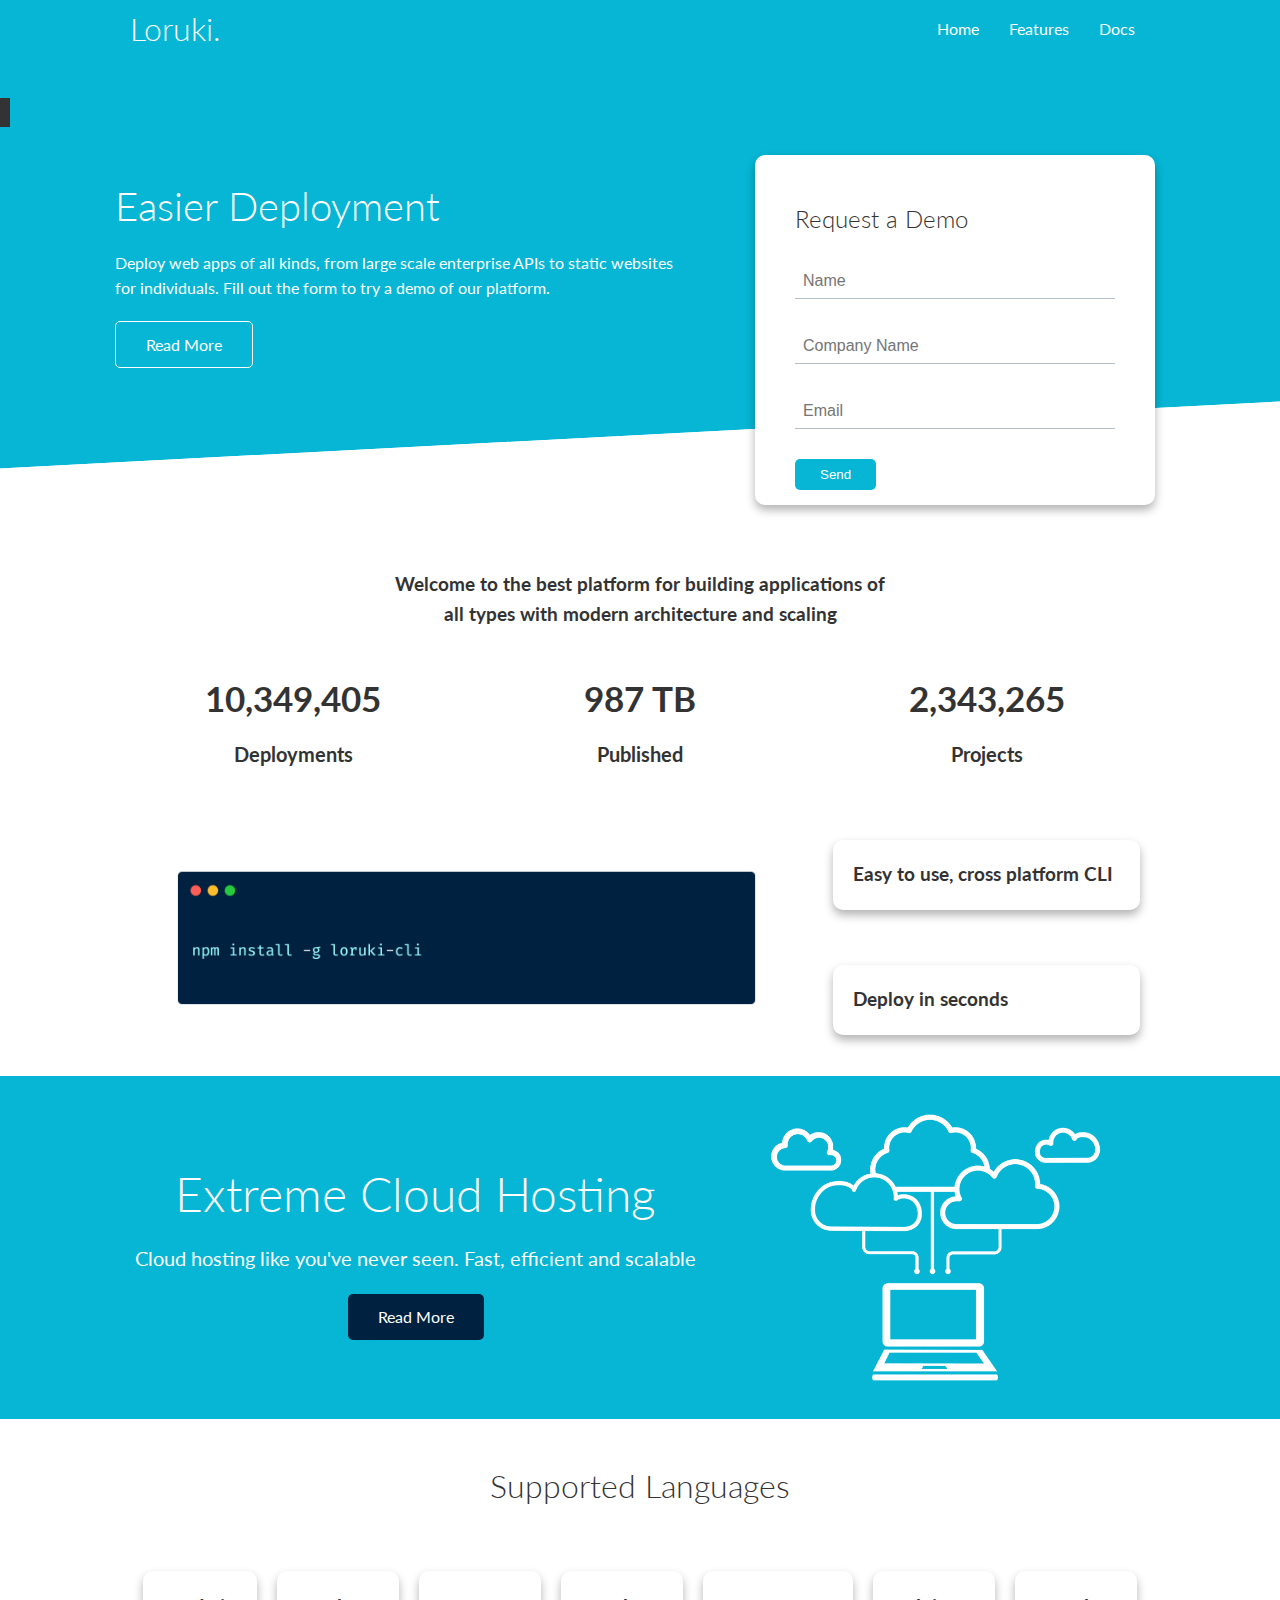
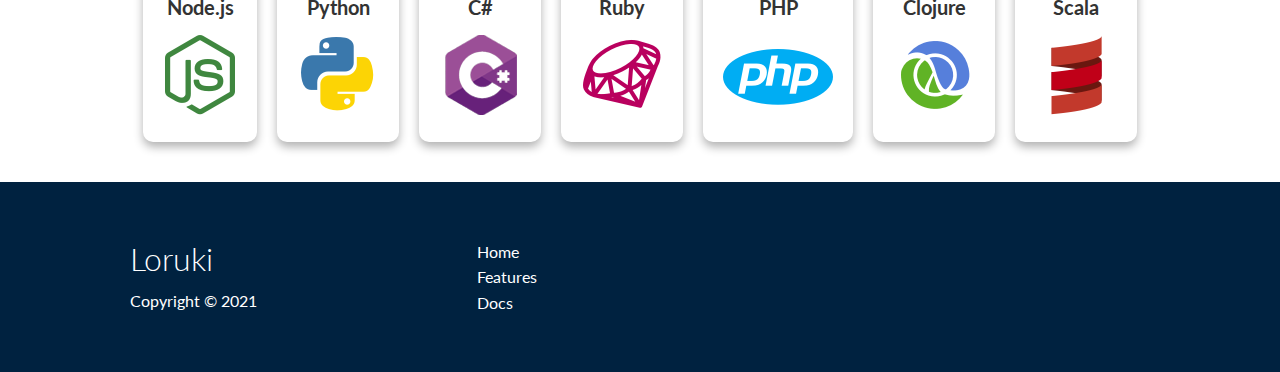
<file: index.html>
<!DOCTYPE html>
<html lang="en">
  <head>
    <meta charset="UTF-8" />
    <meta name="viewport" content="width=device-width, initial-scale=1.0" />
    <title>Loruki | Cloud Hosting For Everyone</title>
    <link
      rel="stylesheet"
      href="https://cdnjs.cloudflare.com/ajax/libs/font-awesome/5.15.1/css/all.min.css"
      integrity="sha512-+4zCK9k+qNFUR5X+cKL9EIR+ZOhtIloNl9GIKS57V1MyNsYpYcUrUeQc9vNfzsWfV28IaLL3i96P9sdNyeRssA=="
      crossorigin="anonymous"
    />
    <link rel="stylesheet" href="css/utilities.css" />
    <link rel="stylesheet" href="css/style.css" />
  </head>
  <body>
    <!-- Start Color Option  -->
    <section class="color-box">
      <i class="fas fa-cog  gear-opt"></i>
      <div class="color-option">
        <h4>Color Options</h4>
        <ul class="color-switcher">
          <li data-color="main"></li>
          <li data-color="red"></li>
          <li data-color="blue"></li>
          <li data-color="orange"></li>
        </ul>
      </div>
    </section>
    <!-- End Color Option  -->

    <!-- ++++++++++++++++++++++++ New Section ++++++++++++++++++++++++ -->

    <!--  Start Navbar -->
    <section class="navbar">
      <div class="container flex">
        <h1 class="logo">Loruki.</h1>
        <nav>
          <ul>
            <li><a href="index.html">Home</a></li>
            <li><a href="features.html">Features</a></li>
            <li><a href="docs.html">Docs</a></li>
          </ul>
        </nav>
      </div>
    </section>
    <!--  End Navbar -->

    <!-- ++++++++++++++++++++++++ New Section ++++++++++++++++++++++++ -->

    <!--  Start Showcase -->
    <section class="showcase">
      <div class="container grid">
        <div class="showcase-text">
          <h1>Easier Deployment</h1>
          <p>
            Deploy web apps of all kinds, from large scale enterprise APIs to
            static websites for individuals. Fill out the form to try a demo of
            our platform.
          </p>
          <a href="features.html" class="btn btn-outline">Read More</a>
        </div>
        <div class="showcase-form card">
          <h2>Request a Demo</h2>
          <form
            name="contact"
            method="POST"
            netlify-honeypot="bot-field"
            data-netlify="true"
          >
            <input
              class="hidden"
              type="hidden"
              name="form-name"
              value="contact"
            />
            <p class="hidden">
              <label
                >Don’t fill this out if you’re human: <input name="bot-field"
              /></label>
            </p>
            <div class="form-control">
              <input
                type="text"
                name="name"
                id="my-name"
                placeholder="Name"
                required
              />
            </div>
            <div class="form-control">
              <input
                type="text"
                name="company"
                id="com-name"
                placeholder="Company Name"
                required
              />
            </div>
            <div class="form-control">
              <input
                type="email"
                name="email"
                id="my-email"
                placeholder="Email"
                required
              />
            </div>
            <input type="submit" value="Send" class="btn btn-primary" />
          </form>
        </div>
      </div>
    </section>
    <!--  End Showcase -->

    <!-- ++++++++++++++++++++++++ New Section ++++++++++++++++++++++++ -->

    <!--  Start Stats -->
    <section class="stats">
      <div class="container">
        <h3 class="text-heading text-center my-1">
          Welcome to the best platform for building applications of all types
          with modern architecture and scaling
        </h3>
        <div class="grid grid3 text-center my-4">
          <div>
            <i class="fas fa-server fa-3x"></i>
            <h3>10,349,405</h3>
            <p class="text-secondary">Deployments</p>
          </div>
          <div>
            <i class="fas fa-upload fa-3x"></i>
            <h3>987 TB</h3>
            <p class="text-secondary">Published</p>
          </div>
          <div>
            <i class="fas fa-project-diagram fa-3x"></i>
            <h3>2,343,265</h3>
            <p class="text-secondary">Projects</p>
          </div>
        </div>
      </div>
    </section>
    <!--  End Stats -->

    <!-- ++++++++++++++++++++++++ New Section ++++++++++++++++++++++++ -->

    <!--  Start CLI Section -->
    <section class="cli">
      <div class="container grid">
        <img src="images/cli.png" alt="CLI image" />
        <div class="card"><h3>Easy to use, cross platform CLI</h3></div>
        <div class="card"><h3>Deploy in seconds</h3></div>
      </div>
    </section>
    <!--  End CLI Section -->

    <!-- ++++++++++++++++++++++++ New Section ++++++++++++++++++++++++ -->

    <!--  Start Cloud Section -->
    <section class="cloud bg-primary my-2 py-2">
      <div class="container grid">
        <div class="text-center">
          <h2 class="lg">Extreme Cloud Hosting</h2>
          <p class="lead my-1">
            Cloud hosting like you've never seen. Fast, efficient and scalable
          </p>
          <a href="features.html" class="btn btn-dark">Read More</a>
        </div>
        <img src="images/cloud.png" alt="Cloud image" />
      </div>
    </section>
    <!--  End Cloud Section -->

    <!-- ++++++++++++++++++++++++ New Section ++++++++++++++++++++++++ -->

    <!-- Start Language Section  -->
    <section class="language">
      <h2 class="md text-center my-2">Supported Languages</h2>
      <div class="container flex">
        <div class="card">
          <h4>Node.js</h4>
          <img src="images/logos/node.png" alt="Node Logo" />
        </div>
        <div class="card">
          <h4>Python</h4>
          <img src="images/logos/python.png" alt="Python Logo" />
        </div>
        <div class="card">
          <h4>C#</h4>
          <img src="images/logos/csharp.png" alt="C# Logo" />
        </div>
        <div class="card">
          <h4>Ruby</h4>
          <img src="images/logos/ruby.png" alt="Ruby Logo" />
        </div>
        <div class="card">
          <h4>PHP</h4>
          <img src="images/logos/php.png" alt="PHP Logo" />
        </div>
        <div class="card">
          <h4>Clojure</h4>
          <img src="images/logos/clojure.png" alt="Clojure Logo" />
        </div>
        <div class="card">
          <h4>Scala</h4>
          <img src="images/logos/scala.png" alt="Scala Logo" />
        </div>
      </div>
    </section>
    <!-- End Language Section  -->

    <!-- ++++++++++++++++++++++++ New Section ++++++++++++++++++++++++ -->

    <!-- Start Footer Section -->
    <footer class="footer bg-dark py-5">
      <div class="container grid grid3">
        <div>
          <h2 class="md">Loruki</h2>
          <p>Copyright &copy; 2021</p>
        </div>
        <nav>
          <ul>
            <li><a href="index.html">Home</a></li>
            <li><a href="features.html">Features</a></li>
            <li><a href="docs.html">Docs</a></li>
          </ul>
        </nav>
        <div class="social">
          <a href="#"><i class="fab fa-github fa-2x"></i></a>
          <a href="#"><i class="fab fa-twitter fa-2x"></i></a>
          <a href="#"><i class="fab fa-linkedin fa-2x"></i></a>
          <a href="#"><i class="fab fa-facebook fa-2x"></i></a>
        </div>
      </div>
    </footer>
    <!-- End Footer Section -->

    <!-- ++++++++++++++++++++++++ New Section ++++++++++++++++++++++++ -->
   
  <script src="js/main.js"></script>  
  </body>
</html>
</file>
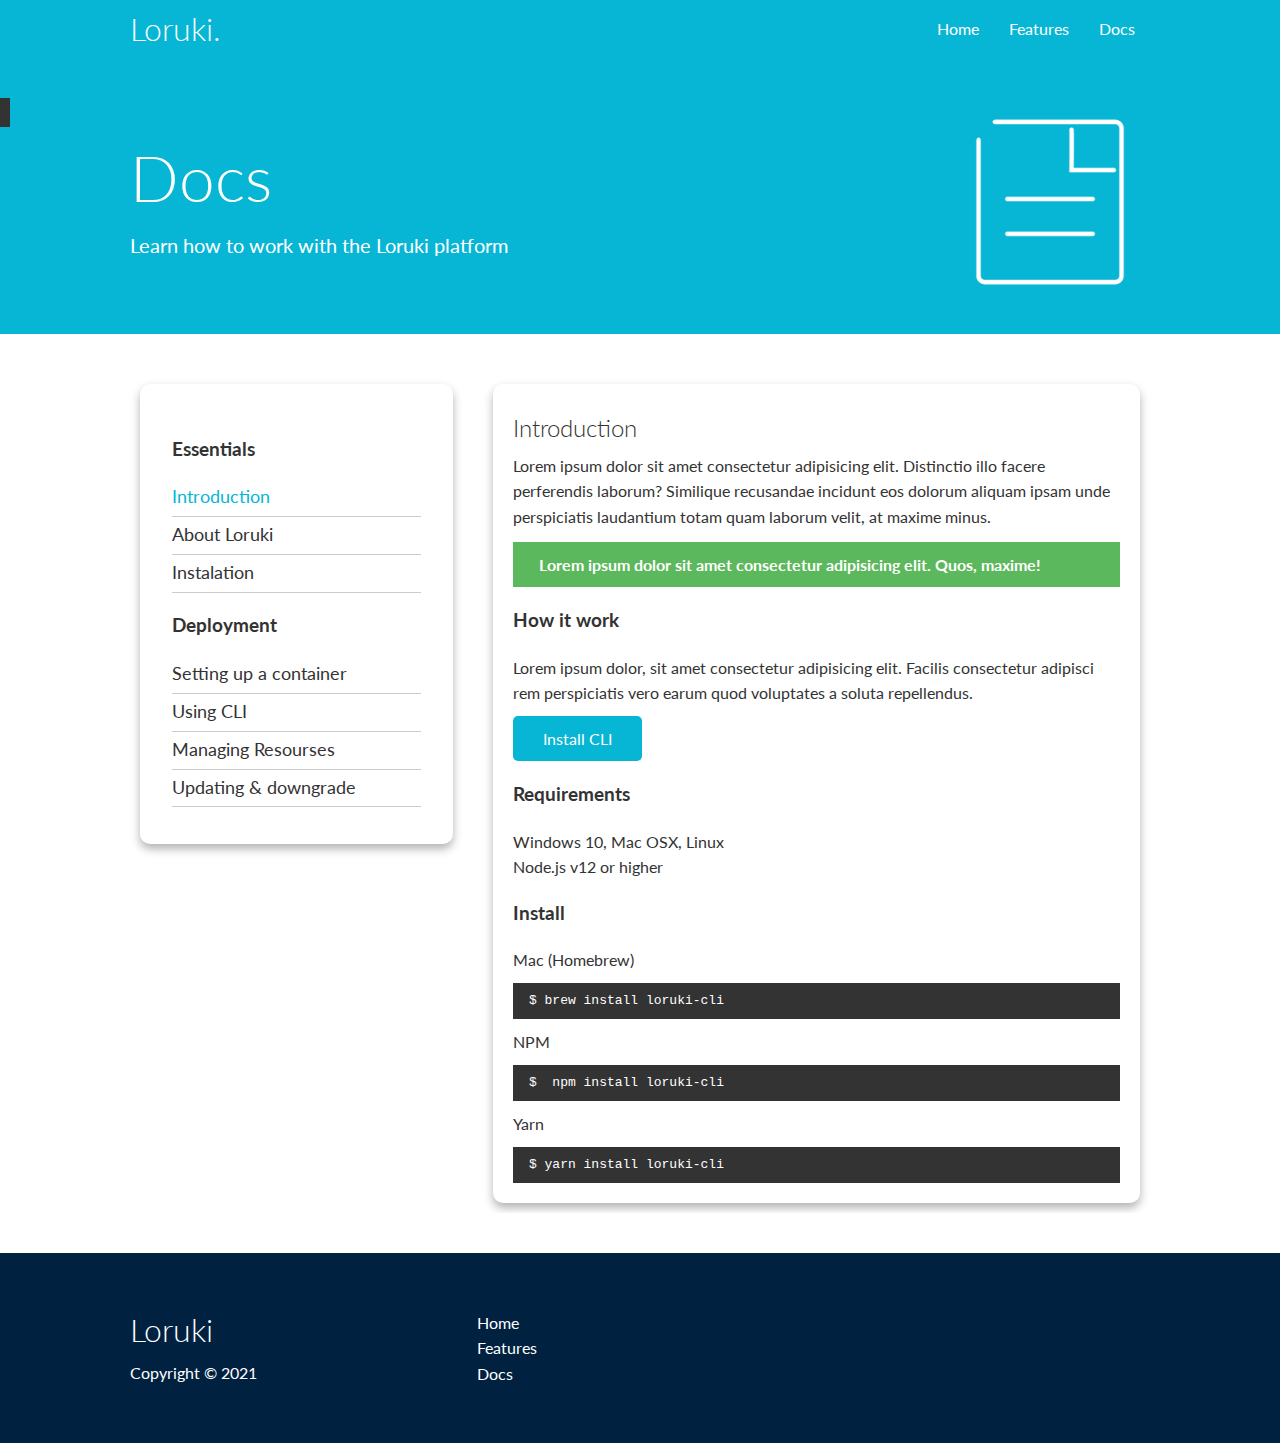
<file: docs.html>
<!DOCTYPE html>
<html lang="en">
<head>
    <meta charset="UTF-8">
    <meta name="viewport" content="width=device-width, initial-scale=1.0">
    <title>Loruki | Cloud Hosting For Everyone</title>
    <link rel="stylesheet" href="https://cdnjs.cloudflare.com/ajax/libs/font-awesome/5.15.1/css/all.min.css" integrity="sha512-+4zCK9k+qNFUR5X+cKL9EIR+ZOhtIloNl9GIKS57V1MyNsYpYcUrUeQc9vNfzsWfV28IaLL3i96P9sdNyeRssA==" crossorigin="anonymous" />
    <link rel="stylesheet" href="css/utilities.css">
    <link rel="stylesheet" href="css/style.css">
</head>
<body>
<!-- Start Color Option  -->
    <section class="color-box">
        <i class="fas fa-cog  gear-opt"></i>
        <div class="color-option">
          <h4>Color Options</h4>
          <ul class="color-switcher">
            <li data-color="main-color"></li>
            <li data-color="red"></li>
            <li data-color="blue"></li>
            <li data-color="orange"></li>
          </ul>
        </div>
      </section>
<!-- End Color Option  -->

  <!-- ++++++++++++++++++++++++ New Section ++++++++++++++++++++++++ -->
  
<!--  Start Navbar -->
<section class="navbar">
    <div class="container flex">
        <h1 class="logo">Loruki.</h1>
        <nav>
            <ul>
                <li><a href="index.html">Home</a></li>
                <li><a href="features.html">Features</a></li>
                <li><a href="docs.html">Docs</a></li>
            </ul>
        </nav>
    </div>
</section>
<!--  End Navbar -->

<!-- ++++++++++++++++++++++++ New Section ++++++++++++++++++++++++ -->

<!-- Start Docs Head Section -->
<section class="docs-head py-3 bg-primary">
  <div class="container grid">
    <div class="animate-doc">
        <h1 class="xl">Docs</h1>
        <p class="lead">Learn how to work with the Loruki platform</p>
    </div> 
    <img class="img-doc" src="images/docs.png" alt="Server Image"> 
  </div>
</section>
<!-- End Docs Head Section -->

<!-- ++++++++++++++++++++++++ New Section ++++++++++++++++++++++++ -->

<!-- Start Docs Main Section -->
<section class="docs-main my-4">
    <div class="container grid">
        <div class="card bg-light p-3">
            <h3 class="my-2">Essentials</h3>
            <nav>
                <ul>
                    <li><a class="text-primary" href="#">Introduction</a></li>
                    <li><a href="#">About Loruki</a></li>
                    <li><a href="#">Instalation</a></li>
                </ul>
            </nav>
            <h3 class="my-2">Deployment</h3>
            <nav>
                <ul>
                    <li><a href="#">Setting up a container</a></li>
                    <li><a href="#">Using CLI</a></li>
                    <li><a href="#">Managing Resourses</a></li>
                    <li><a href="#">Updating & downgrade</a></li>
                </ul>
            </nav>
        </div>
        <div class="card">
            <h2>Introduction</h2>
            <p>Lorem ipsum dolor sit amet consectetur adipisicing elit. Distinctio illo facere perferendis laborum? Similique recusandae incidunt eos dolorum aliquam ipsam unde perspiciatis laudantium totam quam laborum velit, at maxime minus.</p>
            <div class="alert alert-success">
                <i class="fas fa-info"></i>Lorem ipsum dolor sit amet consectetur adipisicing elit. Quos, maxime!
            </div>
            <h3>How it work</h3>
            <p>Lorem ipsum dolor, sit amet consectetur adipisicing elit. Facilis consectetur adipisci rem perspiciatis vero earum quod voluptates a soluta repellendus.</p>
            <a href="#" class="btn btn-primary">Install CLI</a>

            <h3>Requirements</h3>
            <ul>
                <li>Windows 10, Mac OSX, Linux</li>
                <li>Node.js v12 or higher</li>
            </ul>
        
            <h3>Install</h3>
            <p>Mac (Homebrew)</p>
            <pre><code>$ brew install loruki-cli</code></pre>
            <p>NPM</p>
            <pre><code>$  npm install loruki-cli</code></pre>
            <p>Yarn</p>
            <pre><code>$ yarn install loruki-cli</code></pre>

        </div>
    </div>
</section>
<!-- End Docs Main Section -->

<!-- ++++++++++++++++++++++++ New Section ++++++++++++++++++++++++ -->

<!-- Start Main Features Section -->

<!-- End Main Features Section -->

<!-- ++++++++++++++++++++++++ New Section ++++++++++++++++++++++++ -->

<!-- Start Footer Section -->
<footer class="footer bg-dark py-5">
    <div class="container grid grid3">
        <div>
            <h2 class="md">Loruki</h2>
            <p>Copyright &copy; 2021</p>
        </div>
        <nav>
            <ul>
                <li><a href="index.html">Home</a></li>
                <li><a href="features.html">Features</a></li>
                <li><a href="docs.html">Docs</a></li>
            </ul>
        </nav>
        <div class="social">
            <a href="#"><i class="fab fa-github fa-2x"></i></a>
            <a href="#"><i class="fab fa-twitter fa-2x"></i></a>
            <a href="#"><i class="fab fa-linkedin fa-2x"></i></a>
            <a href="#"><i class="fab fa-facebook fa-2x"></i></a>
        </div>
    </div>
</footer>
<!-- End Footer Section -->

<!-- ++++++++++++++++++++++++ New Section ++++++++++++++++++++++++ -->

<script src="js/main.js"></script>
</body>
</html>
</file>
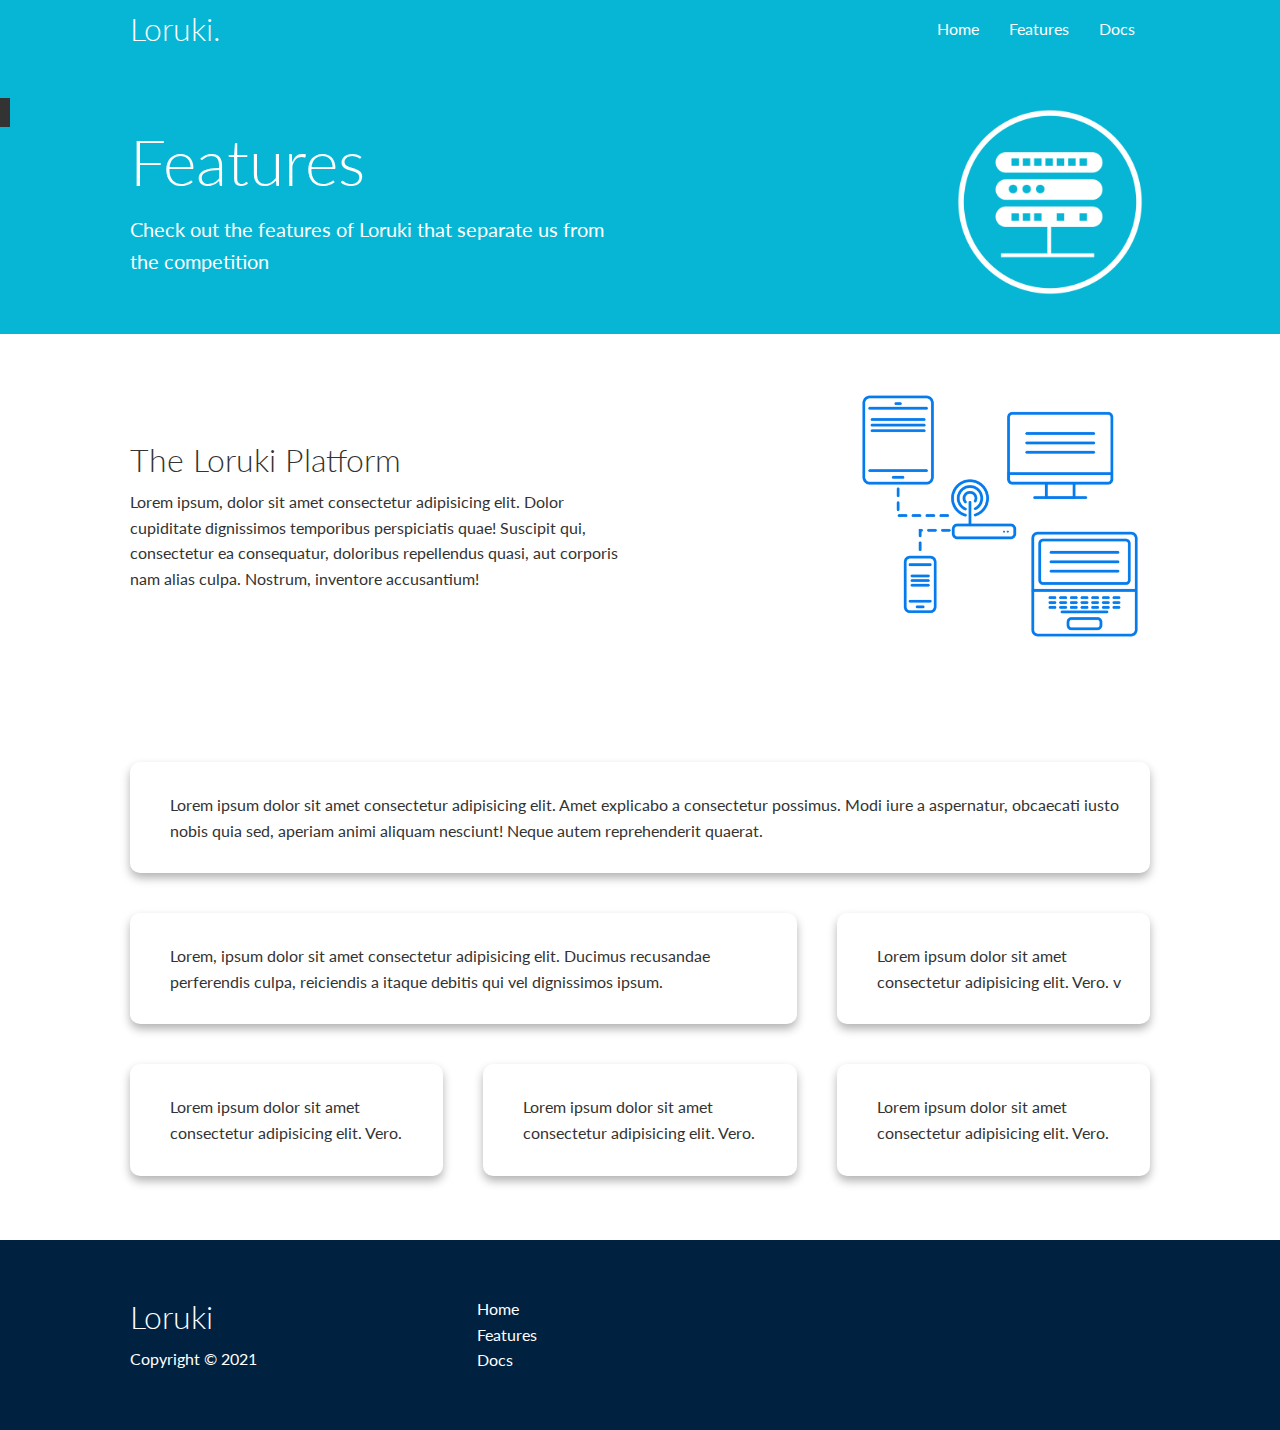
<file: features.html>
<!DOCTYPE html>
<html lang="en">
<head>
    <meta charset="UTF-8">
    <meta name="viewport" content="width=device-width, initial-scale=1.0">
    <title>Loruki | Cloud Hosting For Everyone</title>
    <link rel="stylesheet" href="https://cdnjs.cloudflare.com/ajax/libs/font-awesome/5.15.1/css/all.min.css" integrity="sha512-+4zCK9k+qNFUR5X+cKL9EIR+ZOhtIloNl9GIKS57V1MyNsYpYcUrUeQc9vNfzsWfV28IaLL3i96P9sdNyeRssA==" crossorigin="anonymous" />
    <link rel="stylesheet" href="css/utilities.css">
    <link rel="stylesheet" href="css/style.css">
</head>
<body>
<!-- Start Color Option  -->
    <section class="color-box">
        <i class="fas fa-cog  gear-opt"></i>
        <div class="color-option">
          <h4>Color Options</h4>
          <ul class="color-switcher">
            <li data-color="main-color"></li>
            <li data-color="red"></li>
            <li data-color="blue"></li>
            <li data-color="orange"></li>
          </ul>
        </div>
      </section>
<!-- End Color Option  -->

  <!-- ++++++++++++++++++++++++ New Section ++++++++++++++++++++++++ -->
  
<!--  Start Navbar -->
<section class="navbar">
    <div class="container flex">
        <h1 class="logo">Loruki.</h1>
        <nav>
            <ul>
                <li><a href="index.html">Home</a></li>
                <li><a href="features.html">Features</a></li>
                <li><a href="docs.html">Docs</a></li>
            </ul>
        </nav>
    </div>
</section>
<!--  End Navbar -->

<!-- ++++++++++++++++++++++++ New Section ++++++++++++++++++++++++ -->

<!-- Start Head Section -->
<section class="features-head py-3 bg-primary">
  <div class="container grid ">
    <div class="animate-div">
        <h1 class="xl">Features</h1>
        <p class="lead">Check out the features of Loruki that separate us from the competition</p>
    </div> 
    <img class="animate-img" src="images/server.png" alt="Server Image"> 
  </div>
</section>
<!-- End Head Section -->

<!-- ++++++++++++++++++++++++ New Section ++++++++++++++++++++++++ -->

<!-- Start Subhead Section -->
<section class="features-sub-head py-3 bg-light">
    <div class="container grid">
        <div>
            <h1 class="md">The Loruki Platform
            </h1>
            <p>Lorem ipsum, dolor sit amet consectetur adipisicing elit. Dolor cupiditate dignissimos temporibus perspiciatis quae! Suscipit qui, consectetur ea consequatur, doloribus repellendus quasi, aut corporis nam alias culpa. Nostrum, inventore accusantium!

            </p>
        </div> 
        <img src="images/server2.png" alt="Server Image"> 
      </div>
</section>
<!-- End Subhead Section -->

<!-- ++++++++++++++++++++++++ New Section ++++++++++++++++++++++++ -->

<!-- Start Main Features Section -->
<section class="features-main py-2">
    <div class="container grid grid3">
        <div class="card flex">
            <i class="fas fa-server fa-3x"></i>
            <p>Lorem ipsum dolor sit amet consectetur adipisicing elit. Amet explicabo a consectetur possimus. Modi iure a aspernatur, obcaecati iusto nobis quia sed, aperiam animi aliquam nesciunt! Neque autem reprehenderit quaerat.</p>
        </div>
        <div class="card flex">
            <i class="fas fa-network-wired fa-3x"></i>
            <p>Lorem, ipsum dolor sit amet consectetur adipisicing elit. Ducimus recusandae perferendis culpa, reiciendis a itaque debitis qui vel dignissimos ipsum.</p>
        </div>
        <div class="card flex">
            <i class="fas fa-laptop-code fa-3x"></i>
            <p>                Lorem ipsum dolor sit amet consectetur adipisicing elit. Vero. v</p>
        </div>
        <div class="card flex">
            <i class="fas fa-database fa-3x"></i>
            <p>
                Lorem ipsum dolor sit amet consectetur adipisicing elit. Vero.</p>
        </div>
        <div class="card flex">
            <i class="fas fa-power-off fa-3x"></i>
            <p> Lorem ipsum dolor sit amet consectetur adipisicing elit. Vero.</p>
        </div>
        <div class="card flex">
            <i class="fas fa-upload fa-3x"></i>
            <p>
                Lorem ipsum dolor sit amet consectetur adipisicing elit. Vero.</p>
        </div>
    </div>
</section>
<!-- End Main Features Section -->

<!-- ++++++++++++++++++++++++ New Section ++++++++++++++++++++++++ -->

<!-- Start Footer Section -->
<footer class="footer bg-dark py-5">
    <div class="container grid grid3">
        <div>
            <h2 class="md">Loruki</h2>
            <p>Copyright &copy; 2021</p>
        </div>
        <nav>
            <ul>
                <li><a href="index.html">Home</a></li>
                <li><a href="features.html">Features</a></li>
                <li><a href="docs.html">Docs</a></li>
            </ul>
        </nav>
        <div class="social">
            <a href="#"><i class="fab fa-github fa-2x"></i></a>
            <a href="#"><i class="fab fa-twitter fa-2x"></i></a>
            <a href="#"><i class="fab fa-linkedin fa-2x"></i></a>
            <a href="#"><i class="fab fa-facebook fa-2x"></i></a>
        </div>
    </div>
</footer>
<!-- End Footer Section -->

<!-- ++++++++++++++++++++++++ New Section ++++++++++++++++++++++++ -->

<script src="js/main.js"></script>
</body>
</html>
</file>
<file: css/utilities.css>
/* Start Utilities Framework */
.flex {
  display: flex;
  justify-content: center;
  align-items: center;
}
.grid {
  display: grid;
  grid-template-columns: repeat(2, 1fr);
  gap: 20px;
  justify-content: center;
  align-items: center;
  height: 100%;
}
.grid3 {
  grid-template-columns: repeat(3, 1fr);
}
.card {
  background-color: #fff;
  border-radius: 10px;
  color: #333;
  box-shadow: 0 5px 10px rgba(0, 0, 0, 0.3);
  padding: 1.25em;
  margin: 0.625em;
}
/* Backgrounds &  Colored Buttons */
.btn {
  display: inline-block;
  border: none;
  padding: 0.625em 1.875em;
  color: #fff;
  background: var(--primary-color);
  border-radius: 5px;
  cursor: pointer;
  transition: all 0.3s ease-in-out;
}
/* Adding the color option after clicking it */
/* .main .btn {
  background: var(--main-color);
}
.red .btn {
  background: var(--red-color);
}
.blue .btn {
  background: var(--blue-color);
}
.orange .btn {
  background: var(--orange-color);
} */
/* End Adding the color option after clicking it */
.btn-outline {
  background-color: transparent;
  border: 1px solid #fff;
}
.btn:hover {
  transform: scale(0.95);
}
.bg-primary,
.btn-primary {
  background-color: var(--primary-color);
  color: #fff;
}
/* Start Adding the color option after clicking it */
.main .bg-primary,
.main .btn-primary {
  background: var(--main-color);
}
.red .bg-primary,
.red .btn-primary {
  background: var(--red-color);
}
.blue .bg-primary,
.blue .btn-primary {
  background: var(--blue-color);
}
.orange .bg-primary,
.orange .btn-primary {
  background: var(--orange-color);
}
/* End Adding the color option after clicking it */
.bg-secondary,
.btn-secondary {
  background-color: var(--secondary-color);
  color: #fff;
}
.bg-light,
.btn-light {
  background-color: var(--light-color);
  color: #333;
}
.bg-dark,
.btn-dark {
  background-color: var(--dark-color);
  color: #fff;
}
/* End Adding the color option after clicking it */
.main .bg-dark,
.main .btn-dark {
  background-color: var(--dark-color);
  color: #fff;
}
.red .bg-dark,
.red .btn-dark {
  background-color: var(--red-dark-color);
  color: #fff;
}
.blue .bg-dark,
.blue .btn-dark {
  background-color: var(--blue-orange-color);
  color: #fff;
}
.orange .bg-dark,
.orange .btn-dark {
  background-color: var(--orange-blue-color);
  color: #fff;
}
/* End Adding the color option after clicking it */

.bg-primary a,
.btn-primary a,
.bg-secondary a,
.btn-secondary a,
.bg-dark a,
.btn-dark a {
  color: #fff;
}

.text-center {
  text-align: center;
}
/* Alert */
.alert {
  background-color: var(--ligt-color);
  font-weight: bold;
  padding: 0.6em 1em;
  margin: 0.8em 0;
}
.alert i {
  margin-right: 0.6em;
}
.alert-success {
  background-color: var(--success-color);
  color: #fff;
}
.alert-error {
  background-color: var(--error-color);
  color: #fff;
}
/* Text Sizes */
.lead {
  font-size: 1.25rem;
}
.sm {
  font-size: 1rem;
}
.md {
  font-size: 2rem;
}
.lg {
  font-size: 3rem;
}
.xl {
  font-size: 4rem;
}
/* Margins */
.my-1 {
  margin: 1em 0;
}
.my-2 {
  margin: 1.5em 0;
}
.my-3 {
  margin: 2em 0;
}
.my-4 {
  margin: 2.5em 0;
}
.my-5 {
  margin: 3em 0;
}
.m-1 {
  margin: 1em;
}
.m-2 {
  margin: 1.5em;
}
.m-3 {
  margin: 2em;
}
.m-4 {
  margin: 2.5em;
}
.m-5 {
  margin: 3em;
}
/* Paddings */
.py-1 {
  padding: 1em 0;
}
.py-2 {
  padding: 1.5em 0;
}
.py-3 {
  padding: 2em 0;
}
.py-4 {
  padding: 2.5em 0;
}
.py-5 {
  padding: 3em 0;
}
.p-1 {
  padding: 1em;
}
.p-2 {
  padding: 1.5em;
}
.p-3 {
  padding: 2em;
}
.p-4 {
  padding: 2.5em;
}
.p-5 {
  padding: 3em;
}
/* End  Utilities Framework */
</file>
<file: css/style.css>
/* 0- General Style */
@import url("https://fonts.googleapis.com/css2?family=Lato:wght@300&display=swap");
:root {
  --primary-color: #06b6d4;
  --main-color: #06b6d4;
  --red-color: #e63946;
  --blue-color: #047aed;
  --orange-color: #f77f00;
  --secondary-color: #055d6d;
  --dark-color: #002240;
  --red-dark-color: #222222;
  --blue-orange-color: #f77f00;
  --orange-blue-color: #047aed;
  --ligt-color: #f1f1f1;
  --success-color: #5cb85c;
  --error-color: #d9534f;
}
* {
  box-sizing: border-box;
  padding: 0;
  margin: 0;
}
body {
  font-family: "Lato", sans-serif;
  color: #333;
  line-height: 1.6;
}
ul {
  list-style-type: none;
}
a {
  text-decoration: none;
  color: #333;
}
h1,
h2 {
  font-weight: 300;
  line-height: 1.2;
  margin: 10px 0;
}
p {
  margin: 0.625em 0;
}
img {
  width: 100%;
}
.container {
  max-width: 1100px;
  margin: 0 auto;
  padding: 0 2.5em;
  overflow: auto;
}
.hidden {
  /* visibility: hidden;
  height: 0; */
  display: none;
}

/* 1- General Style */

/* ++++++++++++++++++++++++ New Section ++++++++++++++++++++++++ */

/* Start Color Option */
.color-box {
  position: fixed;
  top: 100px;
  left: 0;
  z-index: 999;
}
.color-option {
  float: left;
  background: #002240;
  color: #fff;
  padding: 10px;
  display: none;
  border: 4px solid #333;
}
.color-option h4 {
  margin-bottom: 5px;
}
.color-option ul li {
  display: inline-block;
  margin-right: 5px;
  width: 20px;
  height: 20px;
  border-radius: 50px;
  cursor: pointer;
  /* background-color: var(--primary-color); */
}
.color-box .gear-opt {
  color: #fff;
  padding: 5px;
  cursor: pointer;
}
.active {
  display: block;
}
.gear-opt {
  background-color: #333;
}
.color-option .color-switcher li:first-child {
  background: var(--main-color);
}
.color-option .color-switcher li:nth-child(2) {
  background: var(--red-color);
}
.color-option .color-switcher li:nth-child(3) {
  background: var(--blue-color);
}
.color-option .color-switcher li:last-child {
  background: var(--orange-color);
}
/* End Color Option */
/* ++++++++++++++++++++++++ New Section ++++++++++++++++++++++++ */

/* Start Navbar */
.navbar {
  background: var(--primary-color);
  color: #fff;
  height: 70px;
}
.navbar h1 {
  font-size: 2rem;
}
.navbar .flex {
  justify-content: space-between;
}
.navbar ul {
  display: flex;
}
.navbar ul li {
  position: relative;
}
.navbar ul li a {
  color: #fff;
  padding: 0.625em;
  margin: 0 0.313em;
  transition: all 0.4s ease-in-out;
}
.navbar ul li::after {
  content: "";
  position: absolute;
  top: 30px;
  left: 16px;
  width: 0;
  height: 3px;
  background: #fff;
  transition: all 0.3s ease-in;
}
.navbar ul li:hover::after {
  width: 50px;
}
/* Adding the color option after clicking it */
.main-color .navbar {
  background: var(--main-color);
}
.red .navbar {
  background: var(--red-color);
}
.blue .navbar {
  background: var(--blue-color);
}
.orange .navbar {
  background: var(--orange-color);
}

/* End Navbar */

/* ++++++++++++++++++++++++ New Section ++++++++++++++++++++++++ */

/* Start Showcase */
.showcase {
  height: 400px;
  background-color: var(--primary-color);
  color: #fff;
  position: relative;
}
.showcase h1 {
  font-size: 2.5rem;
}
.showcase p {
  margin: 1.25em 0;
}
.showcase .grid {
  grid-template-columns: 55% 45%;
  gap: 30px;
  overflow: visible;
}
.showcase .showcase-text {
  animation: slideInFromLeft 1s ease-in;
}
.showcase .showcase-form {
  position: relative;
  top: 60px;
  height: 350px;
  width: 400px;
  padding: 2.5em;
  z-index: 100;
  justify-self: end;
}
.showcase .showcase-form {
  animation: slideInFromRight 1s ease-in;
}
.showcase .form-control {
  margin: 1.875em 0;
}
.showcase input[type="text"],
.showcase input[type="email"] {
  border: 0;
  border-bottom: 1px solid#b4becb;
  width: 100%;
  padding: 0.5em;
  font-size: 1rem;
}
.showcase input:focus {
  outline: none;
}
.showcase::before,
.showcase::after {
  content: "";
  position: absolute;
  left: 0;
  right: 0;
  bottom: -65px;
  width: 100%;
  height: 100px;
  background-color: #fff;
  transform: skewY(-3deg);
  -webkit-transform: skewY(-3deg);
  -moz-transform: skewY(-3deg);
  -ms-transform: skewY(-3deg);
  -o-transform: skewY(-3deg);
}
/* Adding the color option after clicking it */
.main .showcase {
  background: var(--main-color);
}
.red .showcase {
  background: var(--red-color);
}
.blue .showcase {
  background: var(--blue-color);
}
.orange .showcase {
  background: var(--orange-color);
}

/* End Showcase */

/* ++++++++++++++++++++++++ New Section ++++++++++++++++++++++++ */

/* Start Stats */
.stats {
  padding-top: 6.25em;
  animation: slideInFromBottom 1s ease-in;
}

.stats .text-heading {
  max-width: 500px;
  margin: auto;
}

.stats .grid h3 {
  font-size: 2.188rem;
}
.stats .grid p {
  font-size: 1.25em;
  font-weight: bold;
}
/* End Stats */

/* ++++++++++++++++++++++++ New Section ++++++++++++++++++++++++ */

/* Start CLI Section */
.cli .grid {
  grid-template-columns: repeat(3, 1fr);
  grid-template-rows: repeat(2, 1fr);
}
.cli .grid > *:first-child {
  grid-column: 1 / span 2;
  grid-row: 1 / span 2;
}

/* End CLI Section */

/* ++++++++++++++++++++++++ New Section ++++++++++++++++++++++++ */

/* Start Cloud Section */
.cloud .grid {
  grid-template-columns: 4fr 3fr;
}

/* End Cloud Section */

/* ++++++++++++++++++++++++ New Section ++++++++++++++++++++++++ */

/* Start Language Section */
.language {
  animation: slideInFromLeft 1s ease-in;
}
.language .flex {
  flex-wrap: wrap;
}
.language .card {
  text-align: center;
  margin: 1.125em 0.625em 2.5em;
  transition: transform 0.3s ease-in;
}
.language .card h4 {
  font-size: 1.25rem;
  margin-bottom: 0.625em;
}
.language .card:hover {
  transform: translateY(-15px);
}
/* End Language Section */

/* ++++++++++++++++++++++++ New Section ++++++++++++++++++++++++ */

/* Page 2 Features  */

/* Start Head Section */
.features-head img {
  width: 200px;
  justify-self: end;
}
.features-head .animate-div,
.features-head .animate-img {
  animation: slideInFromLeft 1s ease-in;
}

/* End Head Section */

/* ++++++++++++++++++++++++ New Section ++++++++++++++++++++++++ */

/* Start Subhead Section */
.features-sub-head img {
  width: 300px;
  justify-self: end;
}
/* End Subhead Section */

/* ++++++++++++++++++++++++ New Section ++++++++++++++++++++++++ */

/* Start Main Features Section */
.features-main .grid {
  padding: 1.875em;
}
.features-main .card > i {
  margin-right: 1.25em;
}
.features-main .grid > :first-child {
  grid-column: 1 / span 3;
}
.features-main .grid > :nth-child(2) {
  grid-column: 1 / span 2;
}
/* End Main Features Section */

/* ++++++++++++++++++++++++ New Section ++++++++++++++++++++++++ */

/* Page 3 Docs  */

/* Start Docs Head Section */
.docs-head img {
  width: 200px;
  justify-self: end;
}
.docs-head .animate-doc,
.docs-head .img-doc {
  animation: slideInFromLeft 1s ease-in;
}

/* End Docs Head Section */

/* ++++++++++++++++++++++++ New Section ++++++++++++++++++++++++ */

/* Start Docs Main Section */
.docs-main h3 {
  margin: 1em 0;
}
.docs-main .grid {
  grid-template-columns: 1fr 2fr;
  align-items: start;
}
.docs-main nav li {
  font-size: 1.1rem;
  padding-bottom: 0.25em;
  margin-bottom: 0.25em;
  border-bottom: 1px solid #ccc;
}
.docs-main nav a.text-primary {
  color: var(--primary-color);
}
.docs-main nav a {
  transition: all 0.3s ease-in;
}
.docs-main nav a:hover {
  font-weight: bold;
}
.docs-main pre,
.docs-main code {
  background-color: #333;
  color: #fff;
  padding: 0.6em;
}
/* Adding the color option after clicking it */
.main .docs-main nav a.text-primary {
  color: var(--main-color);
}
.red .docs-main nav a.text-primary {
  color: var(--red-color);
}
.blue .docs-main nav a.text-primary {
  color: var(--blue-color);
}
.orange .docs-main nav a.text-primary {
  color: var(--orange-color);
}
/* End Docs Main Section */

/* ++++++++++++++++++++++++ New Section ++++++++++++++++++++++++ */
/* Start Footer Section */
.footer .social a {
  margin: 0 0.625em;
}
/* End Footer Section */

/* ++++++++++++++++++++++++ New Section ++++++++++++++++++++++++ */

/* Start Animation */
@keyframes slideInFromLeft {
  0% {
    transform: translateX(-100%);
  }
  100% {
    transform: translateX(0);
  }
}
@keyframes slideInFromRight {
  0% {
    transform: translateX(100%);
  }
  100% {
    transform: translateX(0);
  }
}
@keyframes slideInFromTop {
  0% {
    transform: translateY(-100%);
  }
  100% {
    transform: translateX(0);
  }
}
@keyframes slideInFromBottom {
  0% {
    transform: translateY(100%);
  }
  100% {
    transform: translateX(0);
  }
}
/* End Animation */
/* ++++++++++++++++++++++++ New Section ++++++++++++++++++++++++ */

/* Start Responsivness */
/* 1- Tablet & Under */
@media (max-width: 768px) {
  .grid,
  .showcase .grid,
  .stats .grid,
  .cli .grid,
  .cloud .grid,
  .features-main .grid,
  .docs-main .grid {
    grid-template-columns: 1fr;
    grid-template-rows: 1fr;
  }
  .showcase {
    height: auto;
  }
  .showcase .showcase-text {
    text-align: center;
    margin-top: 2.5em;
    animation: slideInFromTop 1s ease-in;
  }
  .showcase .showcase-form {
    justify-self: center;
    margin: auto;
    animation: slideInFromBottom 1s ease-in;
  }
  .cli .grid > *:first-child {
    grid-column: 1;
    grid-row: 1;
  }
  .features-head,
  .features-sub-head,
  .docs-head {
    text-align: center;
  }
  .features-head img,
  .features-sub-head img,
  .docs-head img {
    justify-self: center;
  }
  /* "*" any element that's the first child */
  .features-main .grid > *:first-child,
  .features-main .grid > *:nth-child(2) {
    grid-column: 1;
  }
  .features-head .animate-div,
  .features-head .animate-img {
    animation: slideInFromBottom 1s ease-in;
  }
  .docs-head .animate-doc,
  .docs-head .img-doc {
    animation: slideInFromTop 1s ease-in;
  }
  .footer {
    display: flex;
    justify-content: center;
    align-items: center;
    text-align: center;
  }
}

/* ++++++++++++++++++++++++ New Section ++++++++++++++++++++++++ */

/* 2- Mobile */
@media (max-width: 500px) {
  .navbar {
    height: 110px;
  }
  .navbar .flex {
    flex-direction: column;
  }
  .navbar ul {
    padding: 0.625em;
    background: rgba(0, 0, 0, 0.1);
  }
  .showcase .showcase-form {
    width: 300px;
  }
}
/* End Responsivness */
/* ++++++++++++++++++++++++ New Section ++++++++++++++++++++++++ */
</file>
